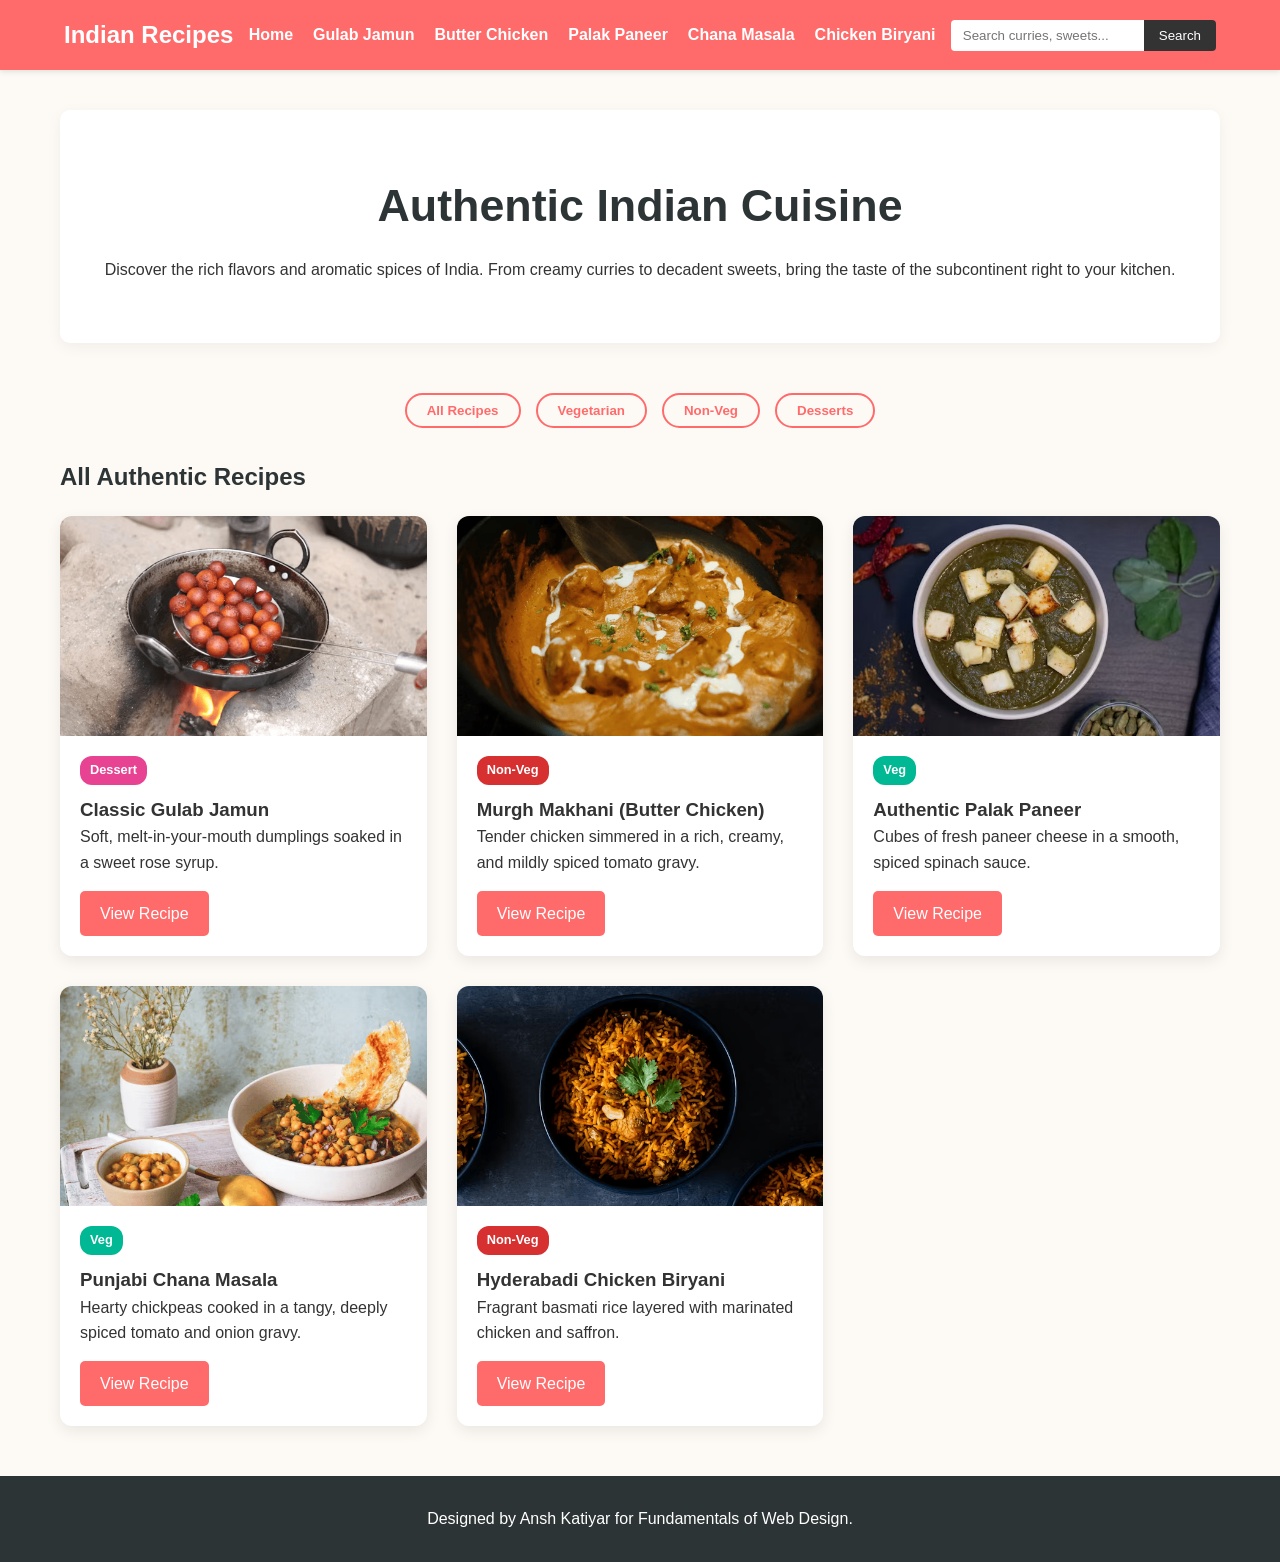
<file: index.html>
<!DOCTYPE html>
<html lang="en">
<head>
    <meta charset="UTF-8">
    <meta name="viewport" content="width=device-width, initial-scale=1.0">
    <title>Delicious Recipes</title>
    <link rel="stylesheet" href="css/style.css"> 
</head>
<body>

    <header>
        <a href="index.html" class="logo">Indian Recipes</a>
        <nav>
            <ul>
                <li><a href="index.html">Home</a></li>
                <li><a href="recipe1.html">Gulab Jamun</a></li>
                <li><a href="recipe2.html">Butter Chicken</a></li>
                <li><a href="recipe3.html">Palak Paneer</a></li>
                <li><a href="recipe4.html">Chana Masala</a></li>
                <li><a href="recipe5.html">Chicken Biryani</a></li>
            </ul>
        </nav>
        <div class="search-container">
            <input type="text" placeholder="Search curries, sweets...">
            <button type="button">Search</button>
        </div>
    </header>

    <div class="container">
        <section class="hero animate-fade">
            <h1>Authentic Indian Cuisine</h1>
            <p>Discover the rich flavors and aromatic spices of India. From creamy curries to decadent sweets, bring the taste of the subcontinent right to your kitchen.</p>
        </section>

        <div class="category-filters animate-fade">
            <button class="cat-btn">All Recipes</button>
            <button class="cat-btn">Vegetarian</button>
            <button class="cat-btn">Non-Veg</button>
            <button class="cat-btn">Desserts</button>
        </div>

        <h2 style="margin-bottom: 20px; color: #2d3436;">All Authentic Recipes</h2>
        
        <div class="recipe-grid">
            
            <div class="card animate-fade">
                <img src="/images/gulab-jamun.png" width="600" alt="Gulab Jamun">
                <div class="card-content">
                    <span class="badge dessert">Dessert</span>
                    <h3>Classic Gulab Jamun</h3>
                    <p>Soft, melt-in-your-mouth dumplings soaked in a sweet rose syrup.</p>
                    <a href="recipe1.html" class="btn-primary">View Recipe</a>
                </div>
            </div>

            <div class="card animate-fade">
                <img src="/images/butter-chicken.png" width="600" alt="Butter Chicken">
                <div class="card-content">
                    <span class="badge non-veg">Non-Veg</span>
                    <h3>Murgh Makhani (Butter Chicken)</h3>
                    <p>Tender chicken simmered in a rich, creamy, and mildly spiced tomato gravy.</p>
                    <a href="recipe2.html" class="btn-primary">View Recipe</a>
                </div>
            </div>

            <div class="card animate-fade">
                <img src="/images/palak-paneer.jpg" width="600" alt="Palak Paneer">
                <div class="card-content">
                    <span class="badge veg">Veg</span>
                    <h3>Authentic Palak Paneer</h3>
                    <p>Cubes of fresh paneer cheese in a smooth, spiced spinach sauce.</p>
                    <a href="recipe3.html" class="btn-primary">View Recipe</a>
                </div>
            </div>

            <div class="card animate-fade">
                <img src="/images/chana masala.png" width="600" alt="Chana Masala">
                <div class="card-content">
                    <span class="badge veg">Veg</span>
                    <h3>Punjabi Chana Masala</h3>
                    <p>Hearty chickpeas cooked in a tangy, deeply spiced tomato and onion gravy.</p>
                    <a href="recipe4.html" class="btn-primary">View Recipe</a>
                </div>
            </div>

            <div class="card animate-fade">
                <img src="/images/chicken-biryani.png" width="600" alt="Chicken Biryani">
                <div class="card-content">
                    <span class="badge non-veg">Non-Veg</span>
                    <h3>Hyderabadi Chicken Biryani</h3>
                    <p>Fragrant basmati rice layered with marinated chicken and saffron.</p>
                    <a href="recipe5.html" class="btn-primary">View Recipe</a>
                </div>
            </div>

        </div>
    </div>

    <footer>
        <p>Designed by Ansh Katiyar for Fundamentals of Web Design.</p>
    </footer>

</body>
</html>
</file>
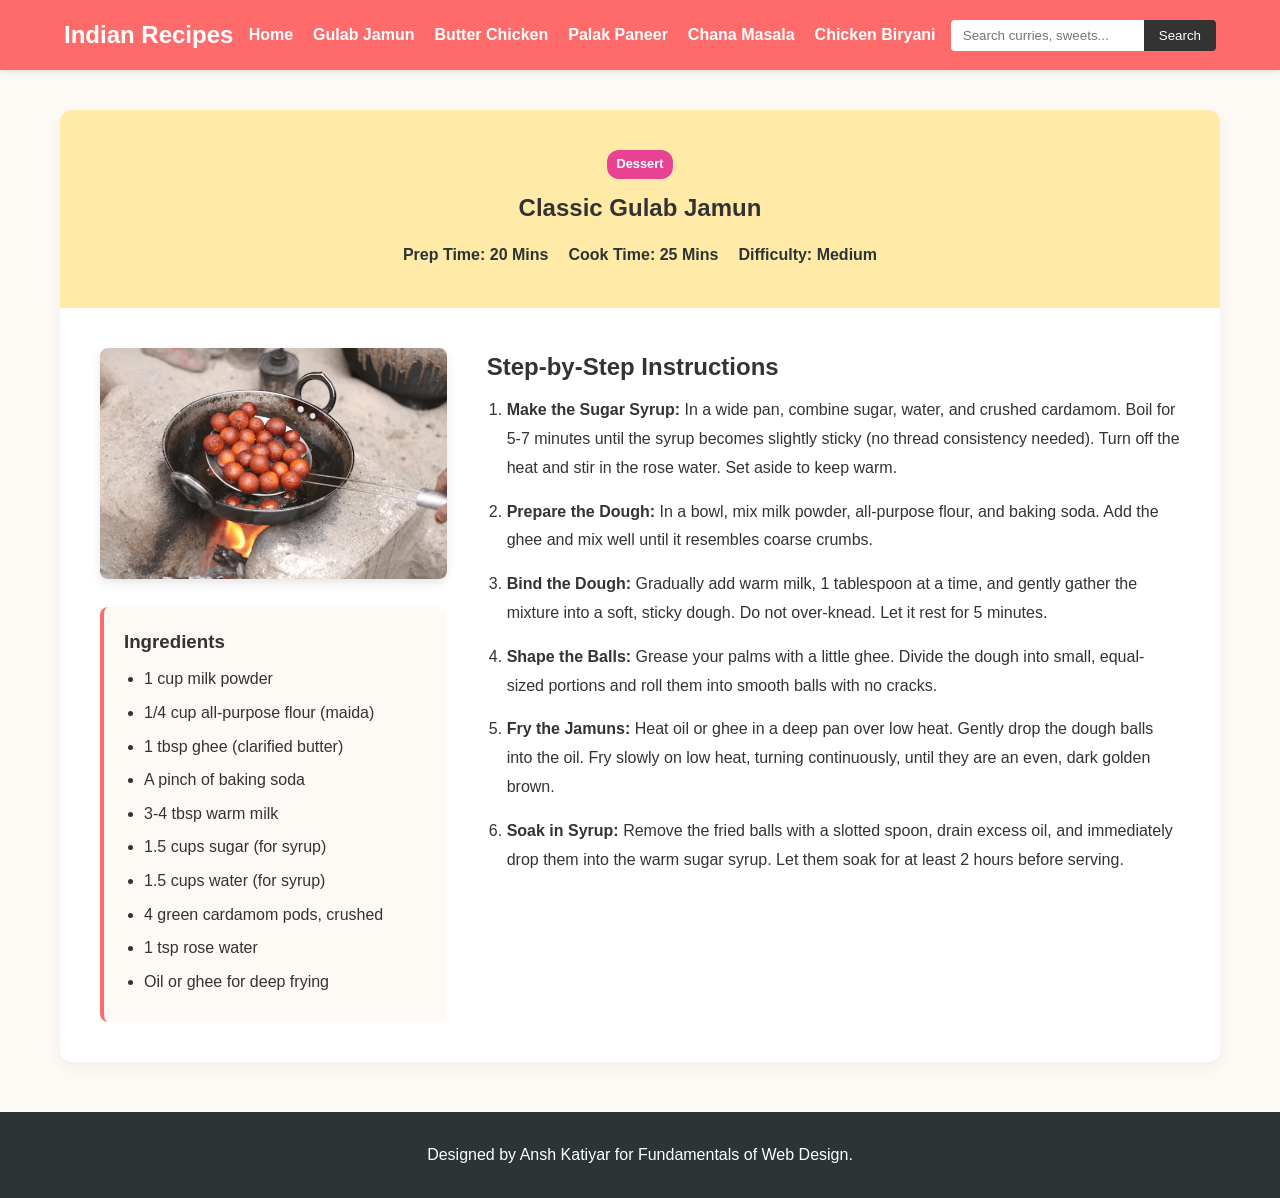
<file: recipe1.html>
<!DOCTYPE html>
<html lang="en">
<head>
    <meta charset="UTF-8">
    <meta name="viewport" content="width=device-width, initial-scale=1.0">
    <title>Gulab Jamun | Indian Spice</title>
    <link rel="stylesheet" href="css/style.css">
</head>
<body>

    <header>
        <a href="index.html" class="logo">Indian Recipes</a>
        <nav>
            <ul>
                <li><a href="index.html">Home</a></li>
                <li><a href="recipe1.html">Gulab Jamun</a></li>
                <li><a href="recipe2.html">Butter Chicken</a></li>
                <li><a href="recipe3.html">Palak Paneer</a></li>
                <li><a href="recipe4.html">Chana Masala</a></li>
                <li><a href="recipe5.html">Chicken Biryani</a></li>
            </ul>
        </nav>
        <div class="search-container">
            <input type="text" placeholder="Search curries, sweets...">
            <button type="button">Search</button>
        </div>
    </header>

    <div class="container">
        <article class="recipe-detail animate-fade">
            <div class="recipe-header">
                <span class="badge dessert">Dessert</span>
                <h1>Classic Gulab Jamun</h1>
                <div class="recipe-meta">
                    <span> Prep Time: 20 Mins</span>
                    <span> Cook Time: 25 Mins</span>
                    <span> Difficulty: Medium</span>
                </div>
            </div>

            <div class="recipe-body">
                <div>
                    <img src="/images/gulab-jamun.png" width="800" alt="Gulab Jamun" class="recipe-img-large">
                    <div class="ingredients-box" style="margin-top: 20px;">
                        <h3>Ingredients</h3>
                        <ul>
                            <li>1 cup milk powder</li>
                            <li>1/4 cup all-purpose flour (maida)</li>
                            <li>1 tbsp ghee (clarified butter)</li>
                            <li>A pinch of baking soda</li>
                            <li>3-4 tbsp warm milk</li>
                            <li>1.5 cups sugar (for syrup)</li>
                            <li>1.5 cups water (for syrup)</li>
                            <li>4 green cardamom pods, crushed</li>
                            <li>1 tsp rose water</li>
                            <li>Oil or ghee for deep frying</li>
                        </ul>
                    </div>
                </div>

                <div class="instructions-box">
                    <h2>Step-by-Step Instructions</h2>
                    <ol>
                        <li><strong>Make the Sugar Syrup:</strong> In a wide pan, combine sugar, water, and crushed cardamom. Boil for 5-7 minutes until the syrup becomes slightly sticky (no thread consistency needed). Turn off the heat and stir in the rose water. Set aside to keep warm.</li>
                        <li><strong>Prepare the Dough:</strong> In a bowl, mix milk powder, all-purpose flour, and baking soda. Add the ghee and mix well until it resembles coarse crumbs.</li>
                        <li><strong>Bind the Dough:</strong> Gradually add warm milk, 1 tablespoon at a time, and gently gather the mixture into a soft, sticky dough. Do not over-knead. Let it rest for 5 minutes.</li>
                        <li><strong>Shape the Balls:</strong> Grease your palms with a little ghee. Divide the dough into small, equal-sized portions and roll them into smooth balls with no cracks.</li>
                        <li><strong>Fry the Jamuns:</strong> Heat oil or ghee in a deep pan over low heat. Gently drop the dough balls into the oil. Fry slowly on low heat, turning continuously, until they are an even, dark golden brown.</li>
                        <li><strong>Soak in Syrup:</strong> Remove the fried balls with a slotted spoon, drain excess oil, and immediately drop them into the warm sugar syrup. Let them soak for at least 2 hours before serving.</li>
                    </ol>
                </div>
            </div>
        </article>
    </div>

    <footer>
        <p>Designed by Ansh Katiyar for Fundamentals of Web Design.</p>
    </footer>

</body>
</html>
</file>
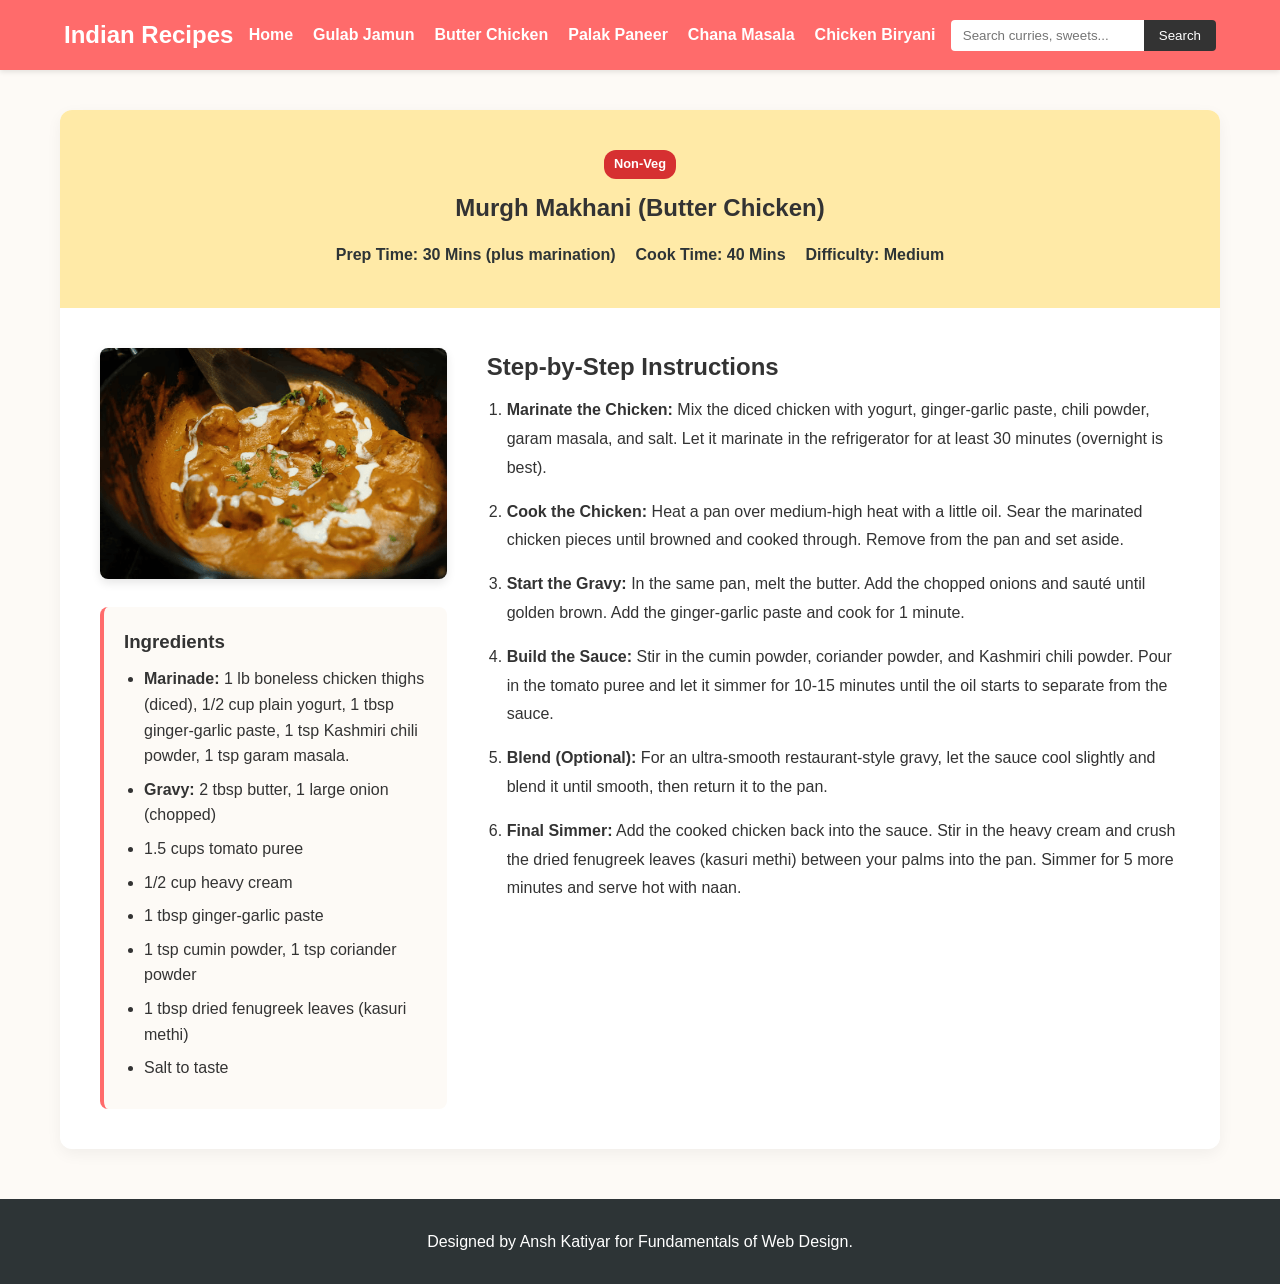
<file: recipe2.html>
<!DOCTYPE html>
<html lang="en">
<head>
    <meta charset="UTF-8">
    <meta name="viewport" content="width=device-width, initial-scale=1.0">
    <title>Butter Chicken | Indian Spice</title>
    <link rel="stylesheet" href="css/style.css">
</head>
<body>

    <header>
        <a href="index.html" class="logo">Indian Recipes</a>
        <nav>
            <ul>
                <li><a href="index.html">Home</a></li>
                <li><a href="recipe1.html">Gulab Jamun</a></li>
                <li><a href="recipe2.html">Butter Chicken</a></li>
                <li><a href="recipe3.html">Palak Paneer</a></li>
                <li><a href="recipe4.html">Chana Masala</a></li>
                <li><a href="recipe5.html">Chicken Biryani</a></li>
            </ul>
        </nav>
        <div class="search-container">
            <input type="text" placeholder="Search curries, sweets...">
            <button type="button">Search</button>
        </div>
    </header>

    <div class="container">
        <article class="recipe-detail animate-fade">
            <div class="recipe-header">
                <span class="badge non-veg">Non-Veg</span>
                <h1>Murgh Makhani (Butter Chicken)</h1>
                <div class="recipe-meta">
                    <span> Prep Time: 30 Mins (plus marination)</span>
                    <span> Cook Time: 40 Mins</span>
                    <span> Difficulty: Medium</span>
                </div>
            </div>

            <div class="recipe-body">
                <div>
                    <img src="/images/butter-chicken.png" width="800" alt="Butter Chicken" class="recipe-img-large">
                    <div class="ingredients-box" style="margin-top: 20px;">
                        <h3>Ingredients</h3>
                        <ul>
                            <li><strong>Marinade:</strong> 1 lb boneless chicken thighs (diced), 1/2 cup plain yogurt, 1 tbsp ginger-garlic paste, 1 tsp Kashmiri chili powder, 1 tsp garam masala.</li>
                            <li><strong>Gravy:</strong> 2 tbsp butter, 1 large onion (chopped)</li>
                            <li>1.5 cups tomato puree</li>
                            <li>1/2 cup heavy cream</li>
                            <li>1 tbsp ginger-garlic paste</li>
                            <li>1 tsp cumin powder, 1 tsp coriander powder</li>
                            <li>1 tbsp dried fenugreek leaves (kasuri methi)</li>
                            <li>Salt to taste</li>
                        </ul>
                    </div>
                </div>

                <div class="instructions-box">
                    <h2>Step-by-Step Instructions</h2>
                    <ol>
                        <li><strong>Marinate the Chicken:</strong> Mix the diced chicken with yogurt, ginger-garlic paste, chili powder, garam masala, and salt. Let it marinate in the refrigerator for at least 30 minutes (overnight is best).</li>
                        <li><strong>Cook the Chicken:</strong> Heat a pan over medium-high heat with a little oil. Sear the marinated chicken pieces until browned and cooked through. Remove from the pan and set aside.</li>
                        <li><strong>Start the Gravy:</strong> In the same pan, melt the butter. Add the chopped onions and sauté until golden brown. Add the ginger-garlic paste and cook for 1 minute.</li>
                        <li><strong>Build the Sauce:</strong> Stir in the cumin powder, coriander powder, and Kashmiri chili powder. Pour in the tomato puree and let it simmer for 10-15 minutes until the oil starts to separate from the sauce.</li>
                        <li><strong>Blend (Optional):</strong> For an ultra-smooth restaurant-style gravy, let the sauce cool slightly and blend it until smooth, then return it to the pan.</li>
                        <li><strong>Final Simmer:</strong> Add the cooked chicken back into the sauce. Stir in the heavy cream and crush the dried fenugreek leaves (kasuri methi) between your palms into the pan. Simmer for 5 more minutes and serve hot with naan.</li>
                    </ol>
                </div>
            </div>
        </article>
    </div>

    <footer>
        <p>Designed by Ansh Katiyar for Fundamentals of Web Design.</p>
    </footer>

</body>
</html>
</file>
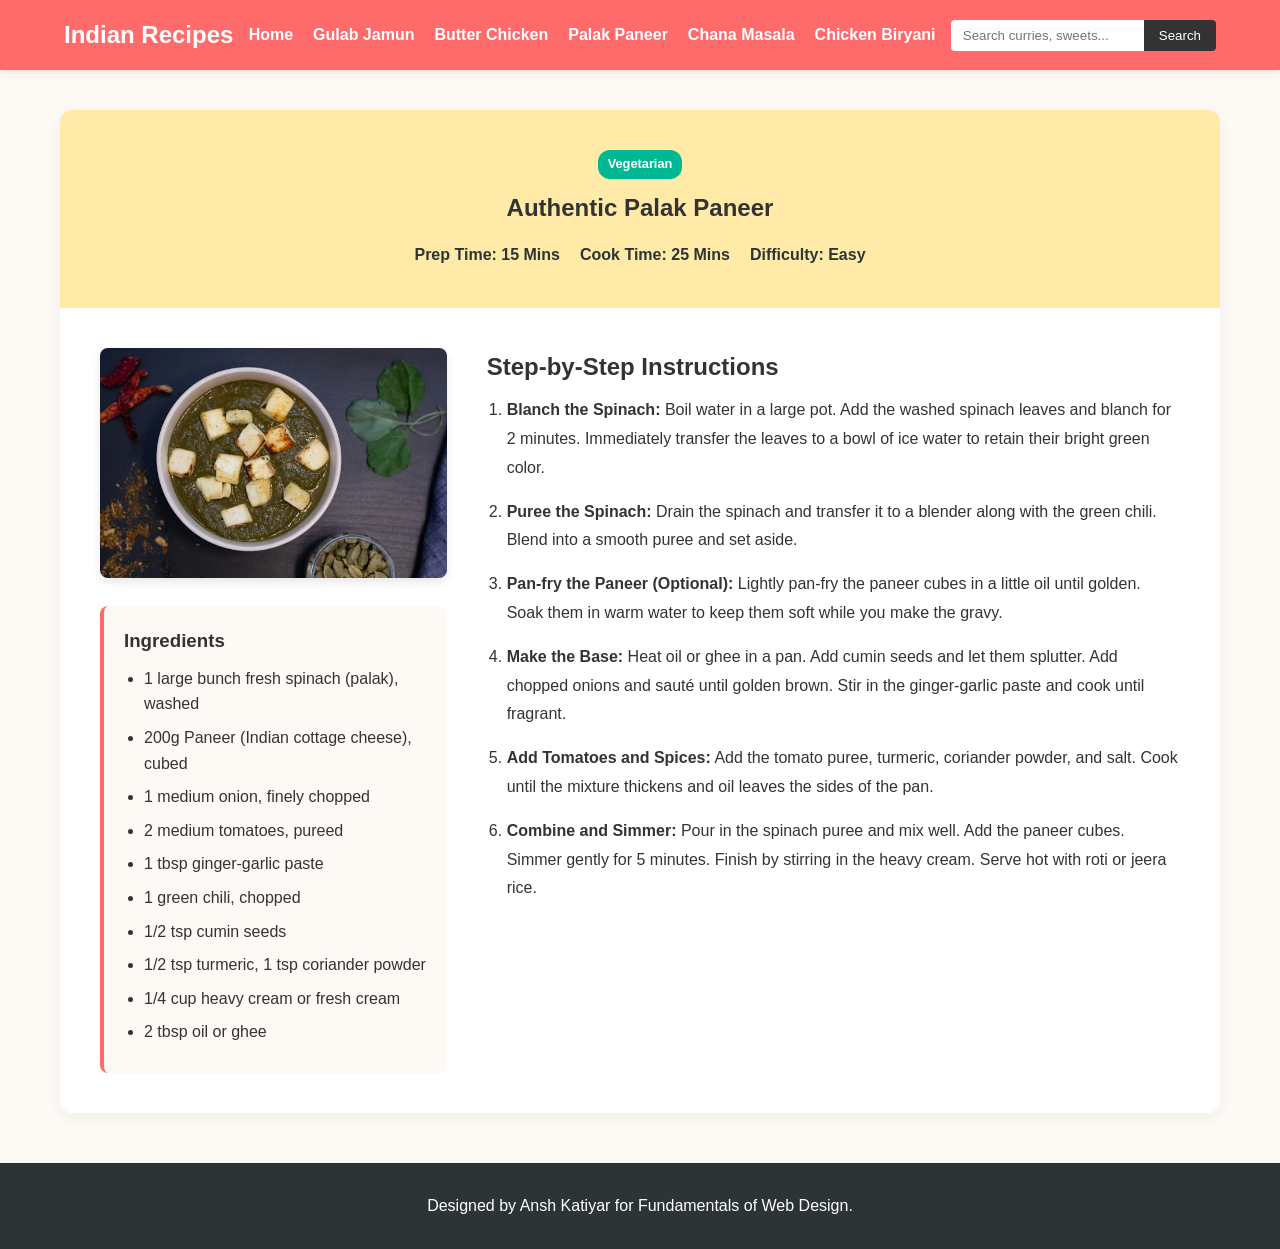
<file: recipe3.html>
<!DOCTYPE html>
<html lang="en">
<head>
    <meta charset="UTF-8">
    <meta name="viewport" content="width=device-width, initial-scale=1.0">
    <title>Palak Paneer | Indian Spice</title>
    <link rel="stylesheet" href="css/style.css">
</head>
<body>

    <header>
        <a href="index.html" class="logo">Indian Recipes</a>
        <nav>
            <ul>
                <li><a href="index.html">Home</a></li>
                <li><a href="recipe1.html">Gulab Jamun</a></li>
                <li><a href="recipe2.html">Butter Chicken</a></li>
                <li><a href="recipe3.html">Palak Paneer</a></li>
                <li><a href="recipe4.html">Chana Masala</a></li>
                <li><a href="recipe5.html">Chicken Biryani</a></li>
            </ul>
        </nav>
        <div class="search-container">
            <input type="text" placeholder="Search curries, sweets...">
            <button type="button">Search</button>
        </div>
    </header>

    <div class="container">
        <article class="recipe-detail animate-fade">
            <div class="recipe-header">
                <span class="badge veg">Vegetarian</span>
                <h1>Authentic Palak Paneer</h1>
                <div class="recipe-meta">
                    <span> Prep Time: 15 Mins</span>
                    <span> Cook Time: 25 Mins</span>
                    <span> Difficulty: Easy</span>
                </div>
            </div>

            <div class="recipe-body">
                <div>
                    <img src="/images/palak-paneer.jpg" width="800" alt="Palak Paneer" class="recipe-img-large">
                    <div class="ingredients-box" style="margin-top: 20px;">
                        <h3>Ingredients</h3>
                        <ul>
                            <li>1 large bunch fresh spinach (palak), washed</li>
                            <li>200g Paneer (Indian cottage cheese), cubed</li>
                            <li>1 medium onion, finely chopped</li>
                            <li>2 medium tomatoes, pureed</li>
                            <li>1 tbsp ginger-garlic paste</li>
                            <li>1 green chili, chopped</li>
                            <li>1/2 tsp cumin seeds</li>
                            <li>1/2 tsp turmeric, 1 tsp coriander powder</li>
                            <li>1/4 cup heavy cream or fresh cream</li>
                            <li>2 tbsp oil or ghee</li>
                        </ul>
                    </div>
                </div>

                <div class="instructions-box">
                    <h2>Step-by-Step Instructions</h2>
                    <ol>
                        <li><strong>Blanch the Spinach:</strong> Boil water in a large pot. Add the washed spinach leaves and blanch for 2 minutes. Immediately transfer the leaves to a bowl of ice water to retain their bright green color.</li>
                        <li><strong>Puree the Spinach:</strong> Drain the spinach and transfer it to a blender along with the green chili. Blend into a smooth puree and set aside.</li>
                        <li><strong>Pan-fry the Paneer (Optional):</strong> Lightly pan-fry the paneer cubes in a little oil until golden. Soak them in warm water to keep them soft while you make the gravy.</li>
                        <li><strong>Make the Base:</strong> Heat oil or ghee in a pan. Add cumin seeds and let them splutter. Add chopped onions and sauté until golden brown. Stir in the ginger-garlic paste and cook until fragrant.</li>
                        <li><strong>Add Tomatoes and Spices:</strong> Add the tomato puree, turmeric, coriander powder, and salt. Cook until the mixture thickens and oil leaves the sides of the pan.</li>
                        <li><strong>Combine and Simmer:</strong> Pour in the spinach puree and mix well. Add the paneer cubes. Simmer gently for 5 minutes. Finish by stirring in the heavy cream. Serve hot with roti or jeera rice.</li>
                    </ol>
                </div>
            </div>
        </article>
    </div>

    <footer>
        <p>Designed by Ansh Katiyar for Fundamentals of Web Design.</p>
    </footer>

</body>
</html>
</file>
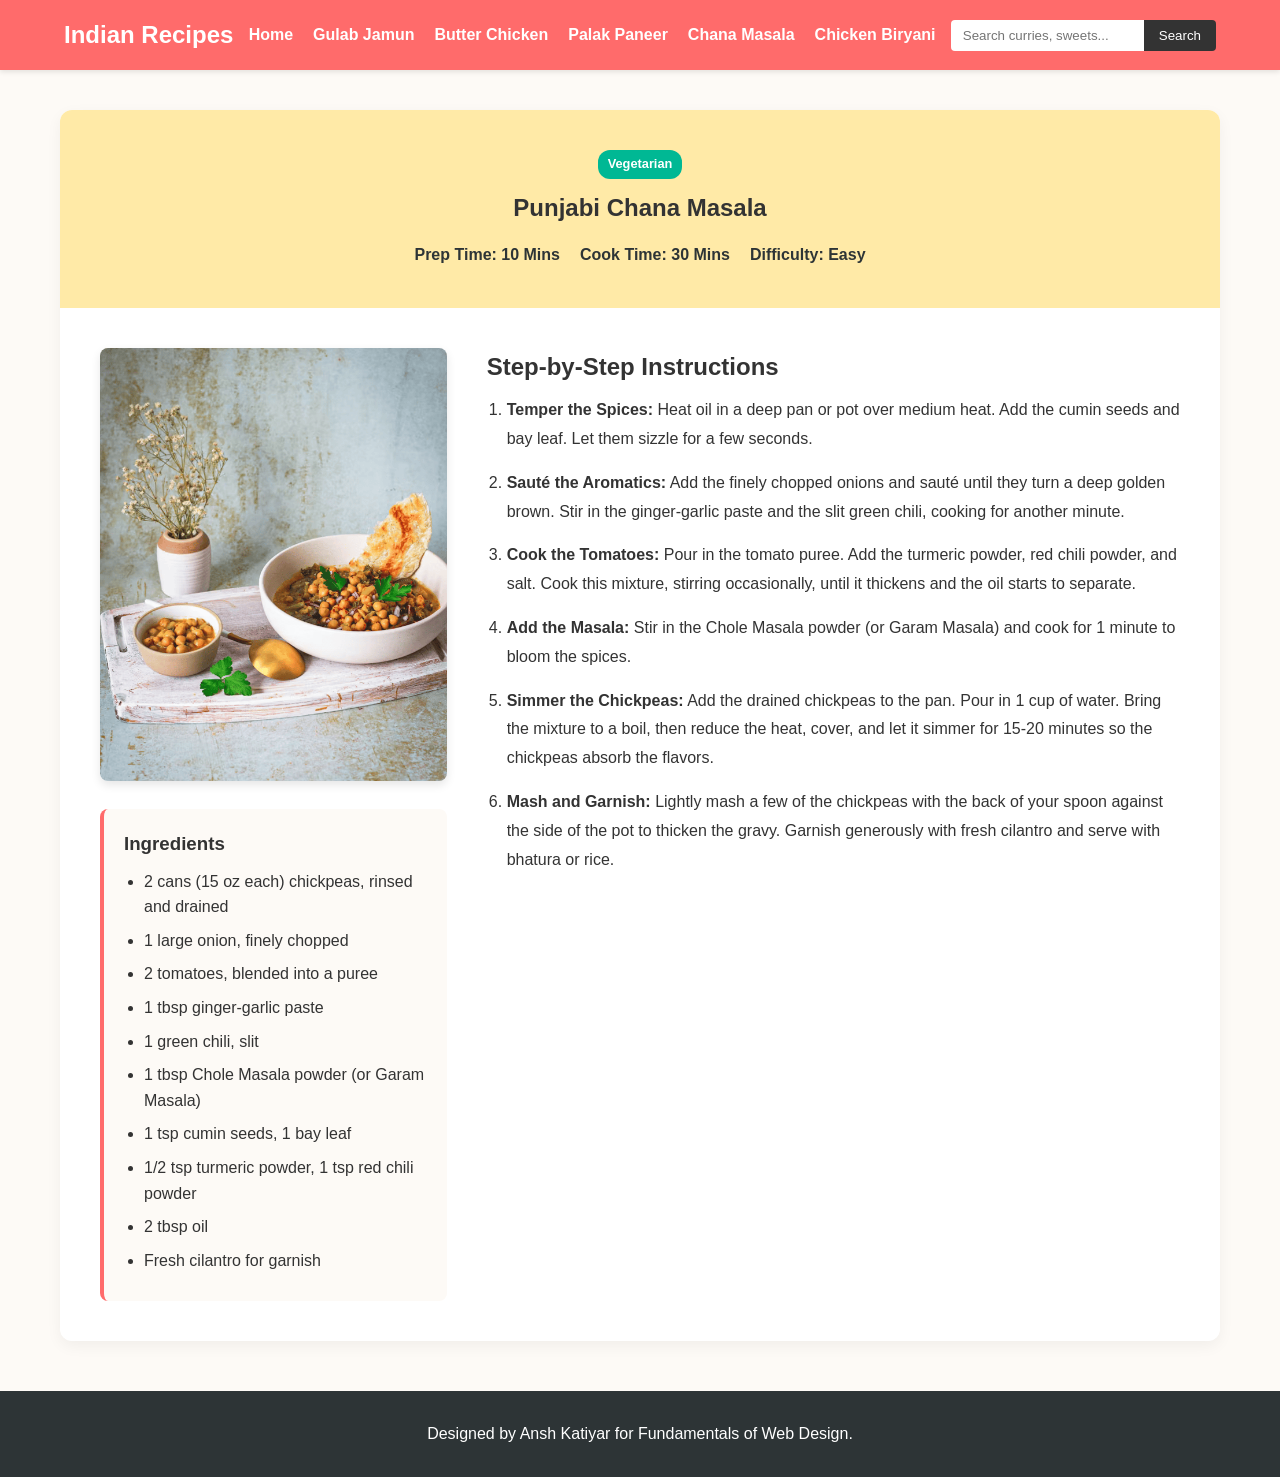
<file: recipe4.html>
<!DOCTYPE html>
<html lang="en">
<head>
    <meta charset="UTF-8">
    <meta name="viewport" content="width=device-width, initial-scale=1.0">
    <title>Chana Masala | Indian Spice</title>
    <link rel="stylesheet" href="css/style.css">
</head>
<body>

    <header>
        <a href="index.html" class="logo">Indian Recipes</a>
        <nav>
            <ul>
                <li><a href="index.html">Home</a></li>
                <li><a href="recipe1.html">Gulab Jamun</a></li>
                <li><a href="recipe2.html">Butter Chicken</a></li>
                <li><a href="recipe3.html">Palak Paneer</a></li>
                <li><a href="recipe4.html">Chana Masala</a></li>
                <li><a href="recipe5.html">Chicken Biryani</a></li>
            </ul>
        </nav>
        <div class="search-container">
            <input type="text" placeholder="Search curries, sweets...">
            <button type="button">Search</button>
        </div>
    </header>

    <div class="container">
        <article class="recipe-detail animate-fade">
            <div class="recipe-header">
                <span class="badge veg">Vegetarian</span>
                <h1>Punjabi Chana Masala</h1>
                <div class="recipe-meta">
                    <span> Prep Time: 10 Mins</span>
                    <span> Cook Time: 30 Mins</span>
                    <span> Difficulty: Easy</span>
                </div>
            </div>

            <div class="recipe-body">
                <div>
                    <img src="/images/chana masala.png" width="800" alt="Chana Masala" class="recipe-img-large">
                    <div class="ingredients-box" style="margin-top: 20px;">
                        <h3>Ingredients</h3>
                        <ul>
                            <li>2 cans (15 oz each) chickpeas, rinsed and drained</li>
                            <li>1 large onion, finely chopped</li>
                            <li>2 tomatoes, blended into a puree</li>
                            <li>1 tbsp ginger-garlic paste</li>
                            <li>1 green chili, slit</li>
                            <li>1 tbsp Chole Masala powder (or Garam Masala)</li>
                            <li>1 tsp cumin seeds, 1 bay leaf</li>
                            <li>1/2 tsp turmeric powder, 1 tsp red chili powder</li>
                            <li>2 tbsp oil</li>
                            <li>Fresh cilantro for garnish</li>
                        </ul>
                    </div>
                </div>

                <div class="instructions-box">
                    <h2>Step-by-Step Instructions</h2>
                    <ol>
                        <li><strong>Temper the Spices:</strong> Heat oil in a deep pan or pot over medium heat. Add the cumin seeds and bay leaf. Let them sizzle for a few seconds.</li>
                        <li><strong>Sauté the Aromatics:</strong> Add the finely chopped onions and sauté until they turn a deep golden brown. Stir in the ginger-garlic paste and the slit green chili, cooking for another minute.</li>
                        <li><strong>Cook the Tomatoes:</strong> Pour in the tomato puree. Add the turmeric powder, red chili powder, and salt. Cook this mixture, stirring occasionally, until it thickens and the oil starts to separate.</li>
                        <li><strong>Add the Masala:</strong> Stir in the Chole Masala powder (or Garam Masala) and cook for 1 minute to bloom the spices.</li>
                        <li><strong>Simmer the Chickpeas:</strong> Add the drained chickpeas to the pan. Pour in 1 cup of water. Bring the mixture to a boil, then reduce the heat, cover, and let it simmer for 15-20 minutes so the chickpeas absorb the flavors.</li>
                        <li><strong>Mash and Garnish:</strong> Lightly mash a few of the chickpeas with the back of your spoon against the side of the pot to thicken the gravy. Garnish generously with fresh cilantro and serve with bhatura or rice.</li>
                    </ol>
                </div>
            </div>
        </article>
    </div>

    <footer>
        <p>Designed by Ansh Katiyar for Fundamentals of Web Design.</p>
    </footer>

</body>
</html>
</file>
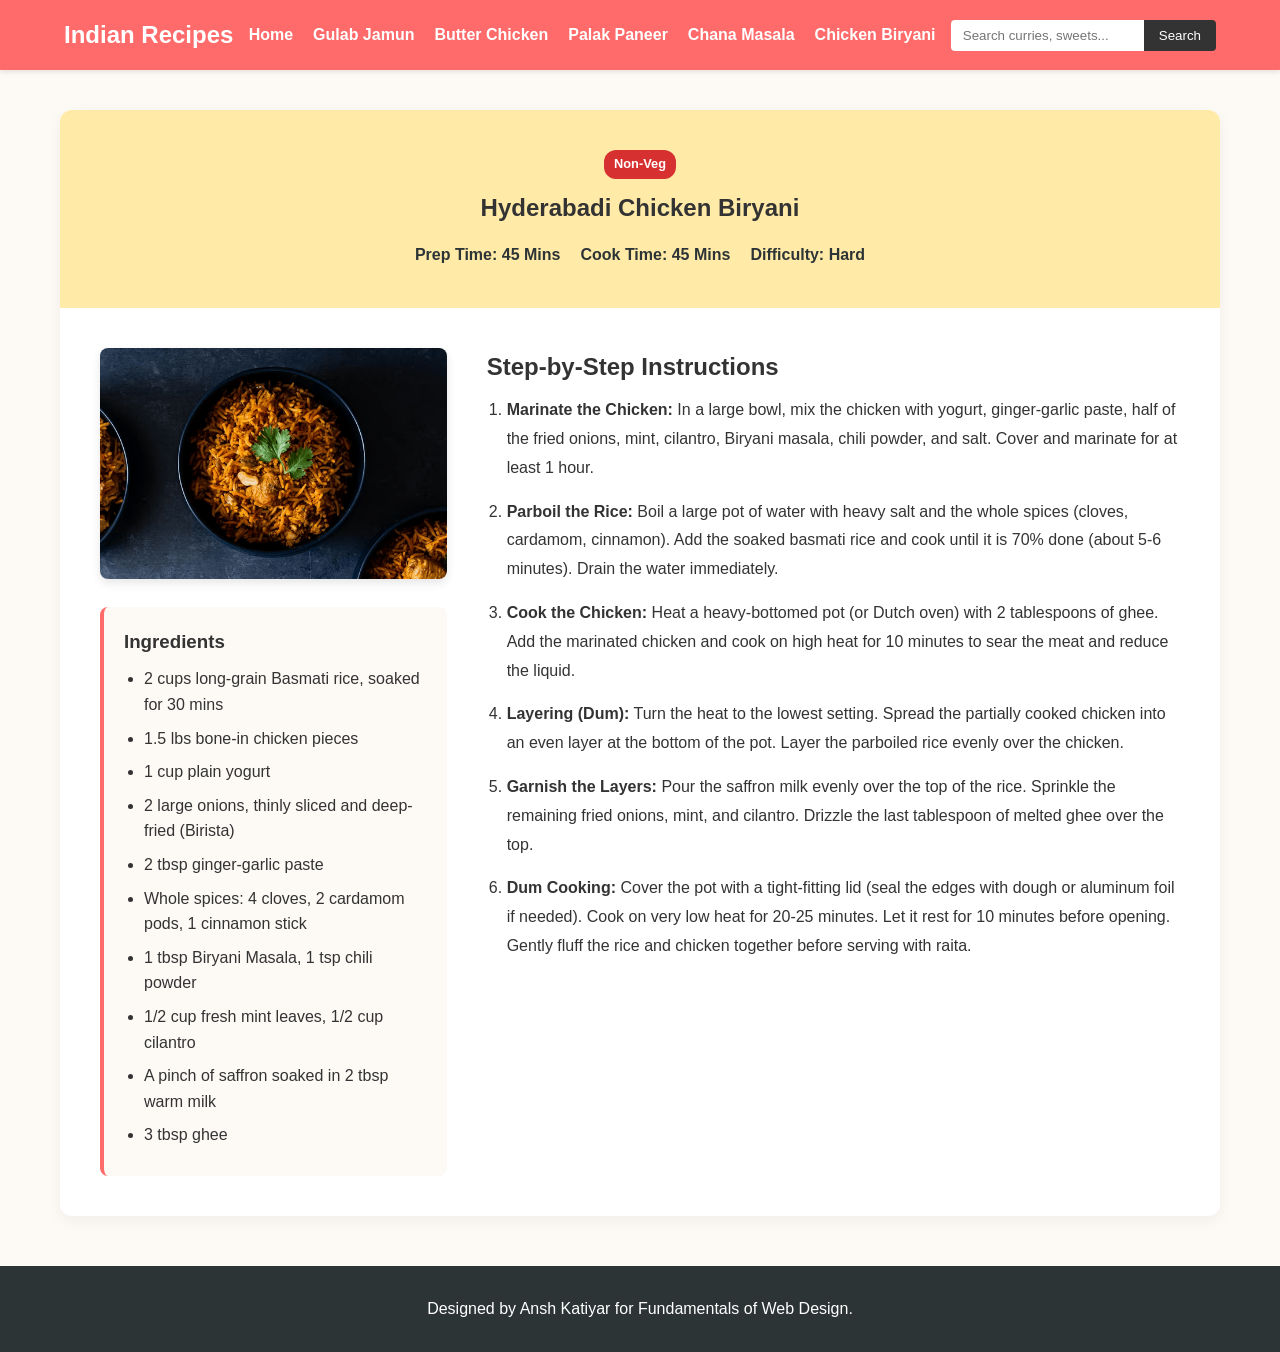
<file: recipe5.html>
<!DOCTYPE html>
<html lang="en">
<head>
    <meta charset="UTF-8">
    <meta name="viewport" content="width=device-width, initial-scale=1.0">
    <title>Chicken Biryani | Indian Spice</title>
    <link rel="stylesheet" href="css/style.css">
</head>
<body>

    <header>
        <a href="index.html" class="logo">Indian Recipes</a>
        <nav>
            <ul>
                <li><a href="index.html">Home</a></li>
                <li><a href="recipe1.html">Gulab Jamun</a></li>
                <li><a href="recipe2.html">Butter Chicken</a></li>
                <li><a href="recipe3.html">Palak Paneer</a></li>
                <li><a href="recipe4.html">Chana Masala</a></li>
                <li><a href="recipe5.html">Chicken Biryani</a></li>
            </ul>
        </nav>
        <div class="search-container">
            <input type="text" placeholder="Search curries, sweets...">
            <button type="button">Search</button>
        </div>
    </header>

    <div class="container">
        <article class="recipe-detail animate-fade">
            <div class="recipe-header">
                <span class="badge non-veg">Non-Veg</span>
                <h1>Hyderabadi Chicken Biryani</h1>
                <div class="recipe-meta">
                    <span> Prep Time: 45 Mins</span>
                    <span> Cook Time: 45 Mins</span>
                    <span> Difficulty: Hard</span>
                </div>
            </div>

            <div class="recipe-body">
                <div>
                    <img src="/images/chicken-biryani.png" width="800" alt="Chicken Biryani" class="recipe-img-large">
                    <div class="ingredients-box" style="margin-top: 20px;">
                        <h3>Ingredients</h3>
                        <ul>
                            <li>2 cups long-grain Basmati rice, soaked for 30 mins</li>
                            <li>1.5 lbs bone-in chicken pieces</li>
                            <li>1 cup plain yogurt</li>
                            <li>2 large onions, thinly sliced and deep-fried (Birista)</li>
                            <li>2 tbsp ginger-garlic paste</li>
                            <li>Whole spices: 4 cloves, 2 cardamom pods, 1 cinnamon stick</li>
                            <li>1 tbsp Biryani Masala, 1 tsp chili powder</li>
                            <li>1/2 cup fresh mint leaves, 1/2 cup cilantro</li>
                            <li>A pinch of saffron soaked in 2 tbsp warm milk</li>
                            <li>3 tbsp ghee</li>
                        </ul>
                    </div>
                </div>

                <div class="instructions-box">
                    <h2>Step-by-Step Instructions</h2>
                    <ol>
                        <li><strong>Marinate the Chicken:</strong> In a large bowl, mix the chicken with yogurt, ginger-garlic paste, half of the fried onions, mint, cilantro, Biryani masala, chili powder, and salt. Cover and marinate for at least 1 hour.</li>
                        <li><strong>Parboil the Rice:</strong> Boil a large pot of water with heavy salt and the whole spices (cloves, cardamom, cinnamon). Add the soaked basmati rice and cook until it is 70% done (about 5-6 minutes). Drain the water immediately.</li>
                        <li><strong>Cook the Chicken:</strong> Heat a heavy-bottomed pot (or Dutch oven) with 2 tablespoons of ghee. Add the marinated chicken and cook on high heat for 10 minutes to sear the meat and reduce the liquid.</li>
                        <li><strong>Layering (Dum):</strong> Turn the heat to the lowest setting. Spread the partially cooked chicken into an even layer at the bottom of the pot. Layer the parboiled rice evenly over the chicken.</li>
                        <li><strong>Garnish the Layers:</strong> Pour the saffron milk evenly over the top of the rice. Sprinkle the remaining fried onions, mint, and cilantro. Drizzle the last tablespoon of melted ghee over the top.</li>
                        <li><strong>Dum Cooking:</strong> Cover the pot with a tight-fitting lid (seal the edges with dough or aluminum foil if needed). Cook on very low heat for 20-25 minutes. Let it rest for 10 minutes before opening. Gently fluff the rice and chicken together before serving with raita.</li>
                    </ol>
                </div>
            </div>
        </article>
    </div>

    <footer>
        <p>Designed by Ansh Katiyar for Fundamentals of Web Design.</p>
    </footer>

</body>
</html>
</file>
<file: css/style.css>
* {
    margin: 0;
    padding: 0;
    box-sizing: border-box;
}

body {
    font-family: 'Segoe UI', Tahoma, Geneva, Verdana, sans-serif;
    line-height: 1.6;
    color: #333;
    background-color: #fdfaf6;
}
@keyframes fadeInSlideUp {
    from {
        opacity: 0;
        transform: translateY(20px);
    }
    to {
        opacity: 1;
        transform: translateY(0);
    }
}

.animate-fade {
    animation: fadeInSlideUp 0.8s ease-out forwards;
}
header {
    background-color: #ff6b6b;
    padding: 1rem 5%;
    display: flex; 
    justify-content: space-between;
    align-items: center;
    position: sticky;
    top: 0;
    z-index: 100;
    box-shadow: 0 2px 5px rgba(0,0,0,0.1);
}

.logo {
    color: white;
    text-decoration: none;
    font-size: 1.5rem;
    font-weight: bold;
}

nav ul {
    list-style: none;
    display: flex;
    gap: 20px;
}

nav a {
    color: white;
    text-decoration: none;
    font-weight: bold;
    transition: color 0.3s;
}

nav a:hover {
    color: #ffeaa7; 
}
.search-container {
    display: flex;
}

.search-container input {
    padding: 8px 12px;
    border: none;
    border-radius: 4px 0 0 4px;
    outline: none;
}

.search-container button {
    padding: 8px 15px;
    background-color: #333;
    color: white;
    border: none;
    border-radius: 0 4px 4px 0;
    cursor: pointer;
    transition: background-color 0.3s;
}

.search-container button:hover {
    background-color: #555;
}
.container {
    max-width: 1200px;
    margin: 40px auto;
    padding: 0 20px;
}
.hero {
    text-align: center;
    padding: 60px 20px;
    background-color: white;
    border-radius: 10px;
    box-shadow: 0 4px 15px rgba(0,0,0,0.05);
    margin-bottom: 50px;
}

.hero h1 {
    font-size: 2.8rem;
    color: #2d3436;
    margin-bottom: 15px;
}
.category-filters {
    display: flex;
    justify-content: center;
    gap: 15px;
    margin-bottom: 30px;
}

.cat-btn {
    padding: 8px 20px;
    border: 2px solid #ff6b6b;
    background: transparent;
    color: #ff6b6b;
    border-radius: 20px;
    font-weight: bold;
    cursor: pointer;
    transition: all 0.3s;
}

.cat-btn:hover {
    background: #ff6b6b;
    color: white;
}
.recipe-grid {
    display: grid; 
    grid-template-columns: repeat(auto-fit, minmax(300px, 1fr));
    gap: 30px;
}

.card {
    background: white;
    border-radius: 12px;
    overflow: hidden;
    box-shadow: 0 5px 15px rgba(0,0,0,0.08);
    transition: transform 0.3s ease, box-shadow 0.3s ease;
    opacity: 0;
}
.card:nth-child(1) { animation-delay: 0.1s; }
.card:nth-child(2) { animation-delay: 0.3s; }
.card:nth-child(3) { animation-delay: 0.5s; }

.card:hover {
    transform: translateY(-8px);
    box-shadow: 0 10px 25px rgba(0,0,0,0.15);
}

.card img {
    width: 100%;
    height: 220px;
    object-fit: cover;
    display: block;
}

.card-content {
    padding: 20px;
}

.badge {
    display: inline-block;
    padding: 4px 10px;
    font-size: 0.8rem;
    border-radius: 12px;
    color: white;
    margin-bottom: 10px;
    font-weight: bold;
}
.badge.veg { background-color: #00b894; }
.badge.non-veg { background-color: #d63031; }
.badge.dessert { background-color: #e84393; }

.btn-primary {
    display: inline-block;
    margin-top: 15px;
    padding: 10px 20px;
    background-color: #ff6b6b;
    color: white;
    text-decoration: none;
    border-radius: 5px;
    transition: 0.3s;
}

.btn-primary:hover {
    background-color: #ee5253;
}
.recipe-detail {
    background: white;
    border-radius: 12px;
    box-shadow: 0 5px 15px rgba(0,0,0,0.05);
    overflow: hidden;
}

.recipe-header {
    text-align: center;
    padding: 40px 20px;
    background-color: #ffeaa7;
}

.recipe-meta {
    display: flex;
    justify-content: center;
    gap: 20px;
    margin-top: 15px;
    font-weight: bold;
    color: #2d3436;
}

.recipe-body {
    display: grid;
    grid-template-columns: 1fr 2fr;
    gap: 40px;
    padding: 40px;
}

.recipe-img-large {
    width: 100%;
    border-radius: 8px;
    box-shadow: 0 4px 10px rgba(0,0,0,0.1);
}

.ingredients-box {
    background: #fdfaf6;
    padding: 20px;
    border-radius: 8px;
    border-left: 4px solid #ff6b6b;
}

.ingredients-box ul {
    margin-left: 20px;
    margin-top: 10px;
}

.ingredients-box li {
    margin-bottom: 8px;
}

.instructions-box ol {
    margin-left: 20px;
    margin-top: 10px;
}

.instructions-box li {
    margin-bottom: 15px;
    line-height: 1.8;
}
footer {
    text-align: center;
    padding: 30px;
    background-color: #2d3436;
    color: white;
    margin-top: 50px;
}
@media (max-width: 768px) {
    header {
        flex-direction: column;
        gap: 15px;
    }
    
    .recipe-body {
        grid-template-columns: 1fr;
        padding: 20px;
    }
}
</file>
